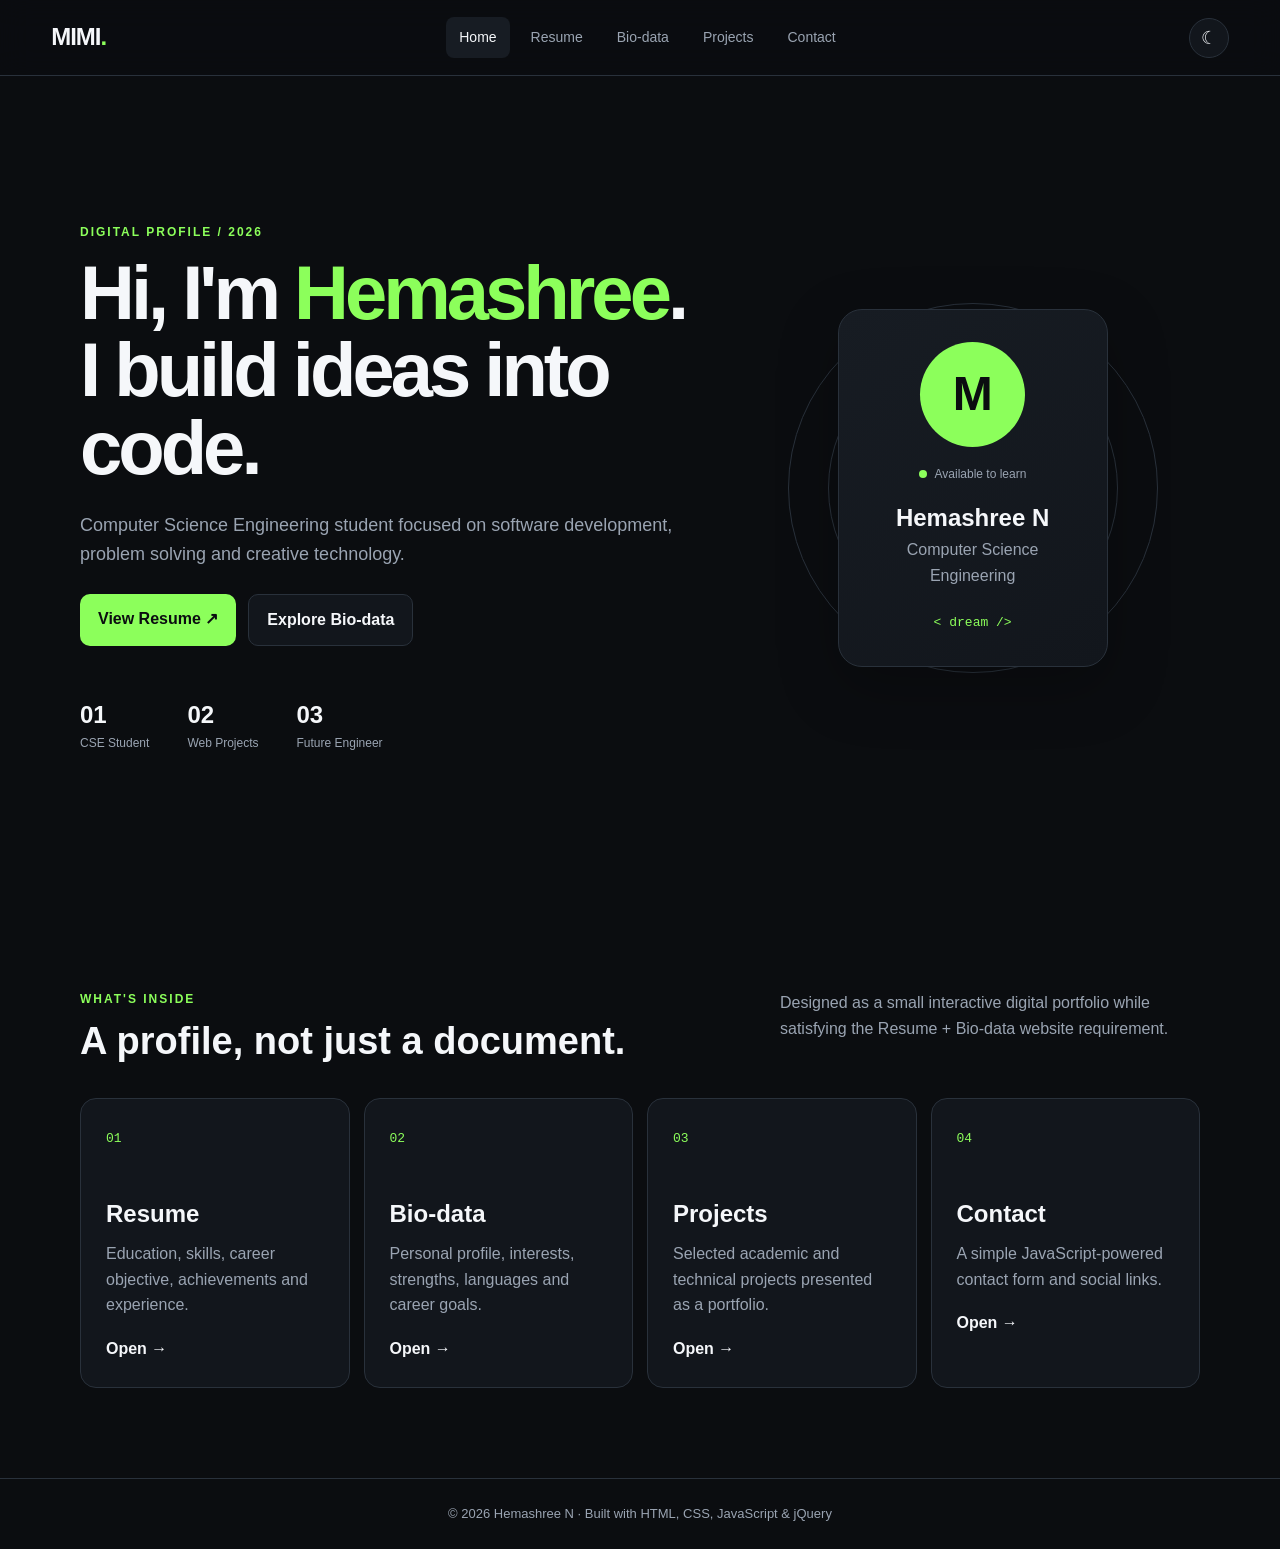
<file: index.html>
<!DOCTYPE html>
<html lang="en">
<head>
  <meta charset="UTF-8">
  <meta name="viewport" content="width=device-width, initial-scale=1.0">
  <title>Mimi | Digital Profile</title>
  <link rel="stylesheet" href="style.css">
  <script src="https://code.jquery.com/jquery-3.7.1.min.js"></script>
</head>
<body>
  <header class="nav">
    <a class="logo" href="index.html">MIMI<span>.</span></a>
    <nav>
      <a class="active" href="index.html">Home</a>
      <a href="resume.html">Resume</a>
      <a href="biodata.html">Bio-data</a>
      <a href="projects.html">Projects</a>
      <a href="contact.html">Contact</a>
    </nav>
    <button id="themeBtn" class="icon-btn" title="Toggle theme">☾</button>
  </header>

  <main>
    <section class="hero page-width">
      <div class="hero-copy">
        <p class="eyebrow">DIGITAL PROFILE / 2026</p>
        <h1>Hi, I'm <span>Hemashree</span>.<br>I build ideas into code.</h1>
        <p class="lead">Computer Science Engineering student focused on software development, problem solving and creative technology.</p>
        <div class="hero-actions">
          <a class="btn primary" href="resume.html">View Resume ↗</a>
          <a class="btn ghost" href="biodata.html">Explore Bio-data</a>
        </div>
        <div class="mini-stats">
          <div><b>01</b><span>CSE Student</span></div>
          <div><b>02</b><span>Web Projects</span></div>
          <div><b>03</b><span>Future Engineer</span></div>
        </div>
      </div>

      <div class="profile-orbit">
        <div class="orbit orbit1"></div>
        <div class="orbit orbit2"></div>
        <div class="profile-card">
          <div class="avatar">M</div>
          <p class="status"><i></i> Available to learn</p>
          <h3>Hemashree N</h3>
          <p>Computer Science Engineering</p>
          <div class="code-line"><span>&lt;</span> dream <span>/&gt;</span></div>
        </div>
      </div>
    </section>

    <section class="page-width section">
      <div class="section-head">
        <div><p class="eyebrow">WHAT'S INSIDE</p><h2>A profile, not just a document.</h2></div>
        <p>Designed as a small interactive digital portfolio while satisfying the Resume + Bio-data website requirement.</p>
      </div>
      <div class="feature-grid">
        <a class="feature-card" href="resume.html"><span>01</span><h3>Resume</h3><p>Education, skills, career objective, achievements and experience.</p><b>Open →</b></a>
        <a class="feature-card" href="biodata.html"><span>02</span><h3>Bio-data</h3><p>Personal profile, interests, strengths, languages and career goals.</p><b>Open →</b></a>
        <a class="feature-card" href="projects.html"><span>03</span><h3>Projects</h3><p>Selected academic and technical projects presented as a portfolio.</p><b>Open →</b></a>
        <a class="feature-card" href="contact.html"><span>04</span><h3>Contact</h3><p>A simple JavaScript-powered contact form and social links.</p><b>Open →</b></a>
      </div>
    </section>
  </main>

  <footer>© 2026 Hemashree N · Built with HTML, CSS, JavaScript & jQuery</footer>
  <script src="script.js"></script>
</body>
</html>
</file>
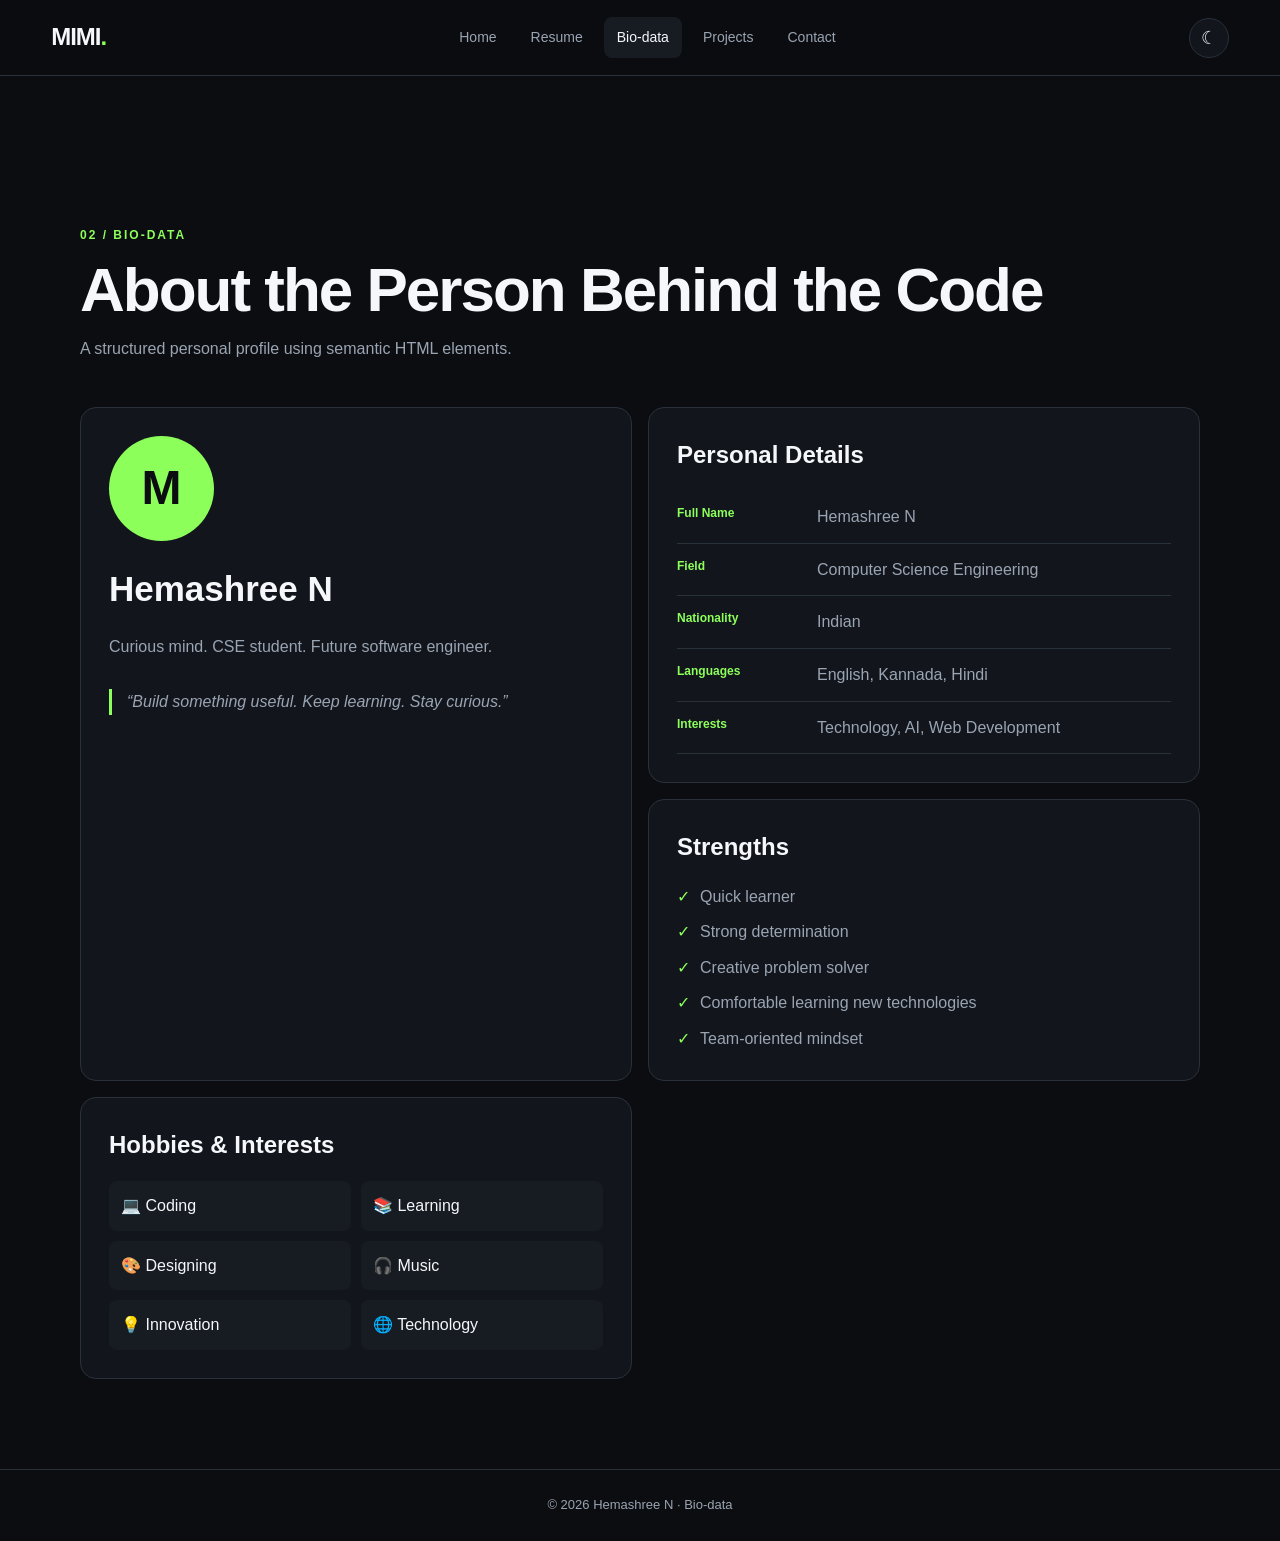
<file: biodata.html>
<!DOCTYPE html>
<html lang="en">
<head>
<meta charset="UTF-8"><meta name="viewport" content="width=device-width, initial-scale=1.0">
<title>Bio-data | Hemashree</title><link rel="stylesheet" href="style.css">
</head>
<body>
<header class="nav"><a class="logo" href="index.html">MIMI<span>.</span></a><nav>
<a href="index.html">Home</a><a href="resume.html">Resume</a><a class="active" href="biodata.html">Bio-data</a><a href="projects.html">Projects</a><a href="contact.html">Contact</a>
</nav><button id="themeBtn" class="icon-btn">☾</button></header>

<main class="page-width section">
  <div class="page-title"><p class="eyebrow">02 / BIO-DATA</p><h1>About the Person Behind the Code</h1><p>A structured personal profile using semantic HTML elements.</p></div>

  <div class="bio-grid">
    <section class="paper-card bio-intro"><div class="avatar">M</div><h2>Hemashree N</h2><p>Curious mind. CSE student. Future software engineer.</p><blockquote>“Build something useful. Keep learning. Stay curious.”</blockquote></section>
    <section class="paper-card">
      <h2>Personal Details</h2>
      <dl class="details">
        <div><dt>Full Name</dt><dd>Hemashree N</dd></div>
        <div><dt>Field</dt><dd>Computer Science Engineering</dd></div>
        <div><dt>Nationality</dt><dd>Indian</dd></div>
        <div><dt>Languages</dt><dd>English, Kannada, Hindi</dd></div>
        <div><dt>Interests</dt><dd>Technology, AI, Web Development</dd></div>
      </dl>
    </section>
    <section class="paper-card"><h2>Strengths</h2><ul class="clean-list"><li>Quick learner</li><li>Strong determination</li><li>Creative problem solver</li><li>Comfortable learning new technologies</li><li>Team-oriented mindset</li></ul></section>
    <section class="paper-card"><h2>Hobbies & Interests</h2><div class="interest-grid"><span>💻 Coding</span><span>📚 Learning</span><span>🎨 Designing</span><span>🎧 Music</span><span>💡 Innovation</span><span>🌐 Technology</span></div></section>
  </div>
</main>
<footer>© 2026 Hemashree N · Bio-data</footer>
<script src="script.js"></script>
</body>
</html>
</file>
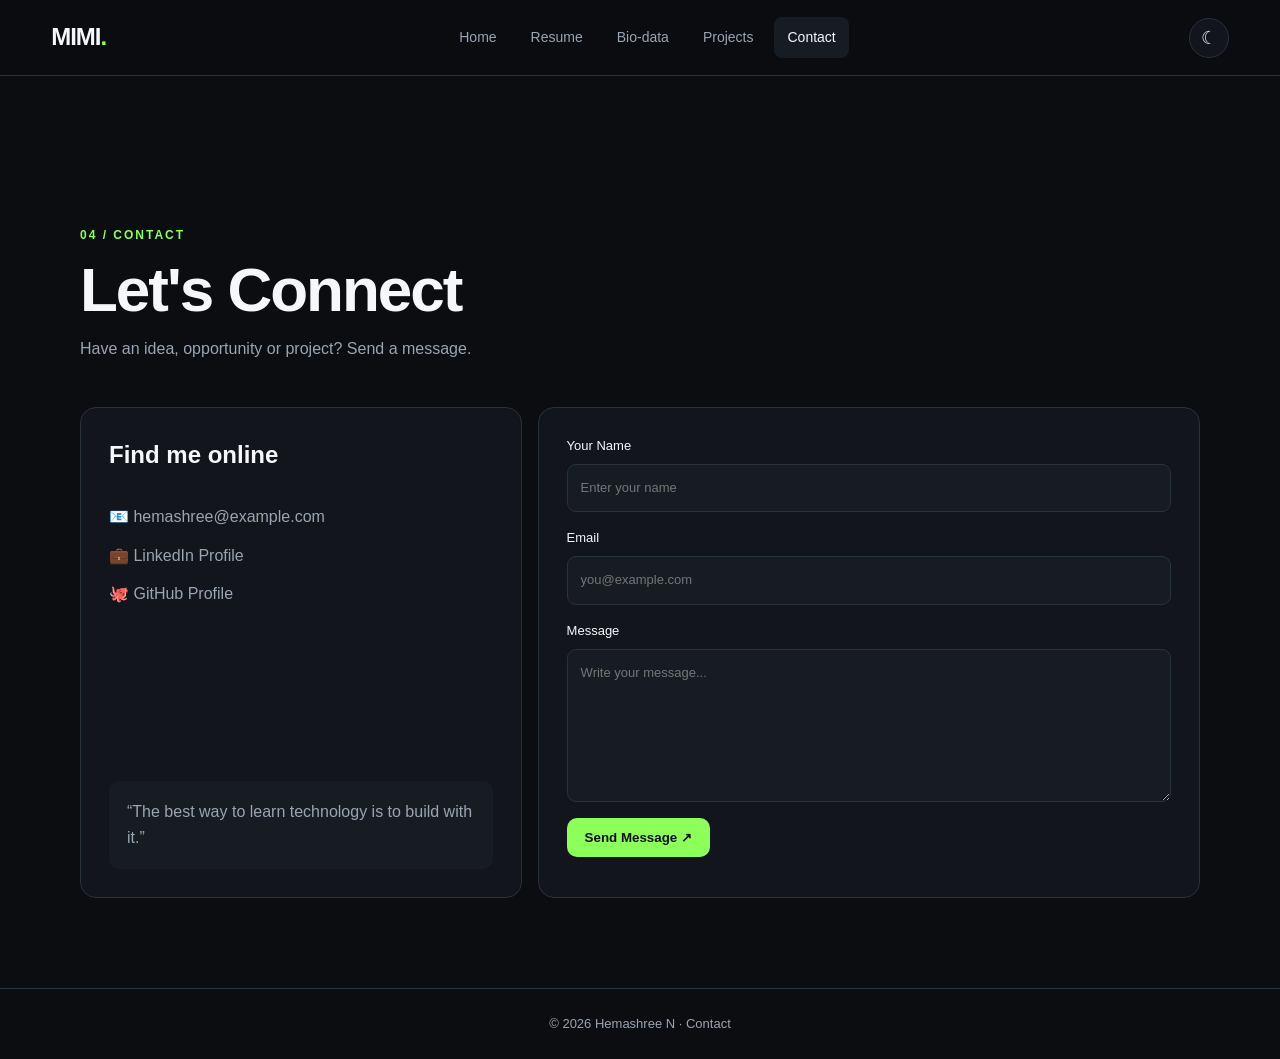
<file: contact.html>
<!DOCTYPE html>
<html lang="en">
<head>
<meta charset="UTF-8"><meta name="viewport" content="width=device-width, initial-scale=1.0">
<title>Contact | Hemashree</title><link rel="stylesheet" href="style.css">
</head>
<body>
<header class="nav"><a class="logo" href="index.html">MIMI<span>.</span></a><nav>
<a href="index.html">Home</a><a href="resume.html">Resume</a><a href="biodata.html">Bio-data</a><a href="projects.html">Projects</a><a class="active" href="contact.html">Contact</a>
</nav><button id="themeBtn" class="icon-btn">☾</button></header>

<main class="page-width section">
<div class="page-title"><p class="eyebrow">04 / CONTACT</p><h1>Let's Connect</h1><p>Have an idea, opportunity or project? Send a message.</p></div>
<div class="contact-layout">
  <section class="paper-card contact-info"><h2>Find me online</h2><a href="mailto:hemashree@example.com">📧 hemashree@example.com</a><a href="#">💼 LinkedIn Profile</a><a href="#">🐙 GitHub Profile</a><div class="quote-box">“The best way to learn technology is to build with it.”</div></section>
  <form id="contactForm" class="paper-card">
    <label>Your Name<input id="name" type="text" placeholder="Enter your name" required></label>
    <label>Email<input id="email" type="email" placeholder="you@example.com" required></label>
    <label>Message<textarea id="message" rows="6" placeholder="Write your message..." required></textarea></label>
    <button class="btn primary" type="submit">Send Message ↗</button>
    <p id="formMsg" class="form-msg"></p>
  </form>
</div>
</main>
<footer>© 2026 Hemashree N · Contact</footer>
<script src="script.js"></script>
</body>
</html>
</file>
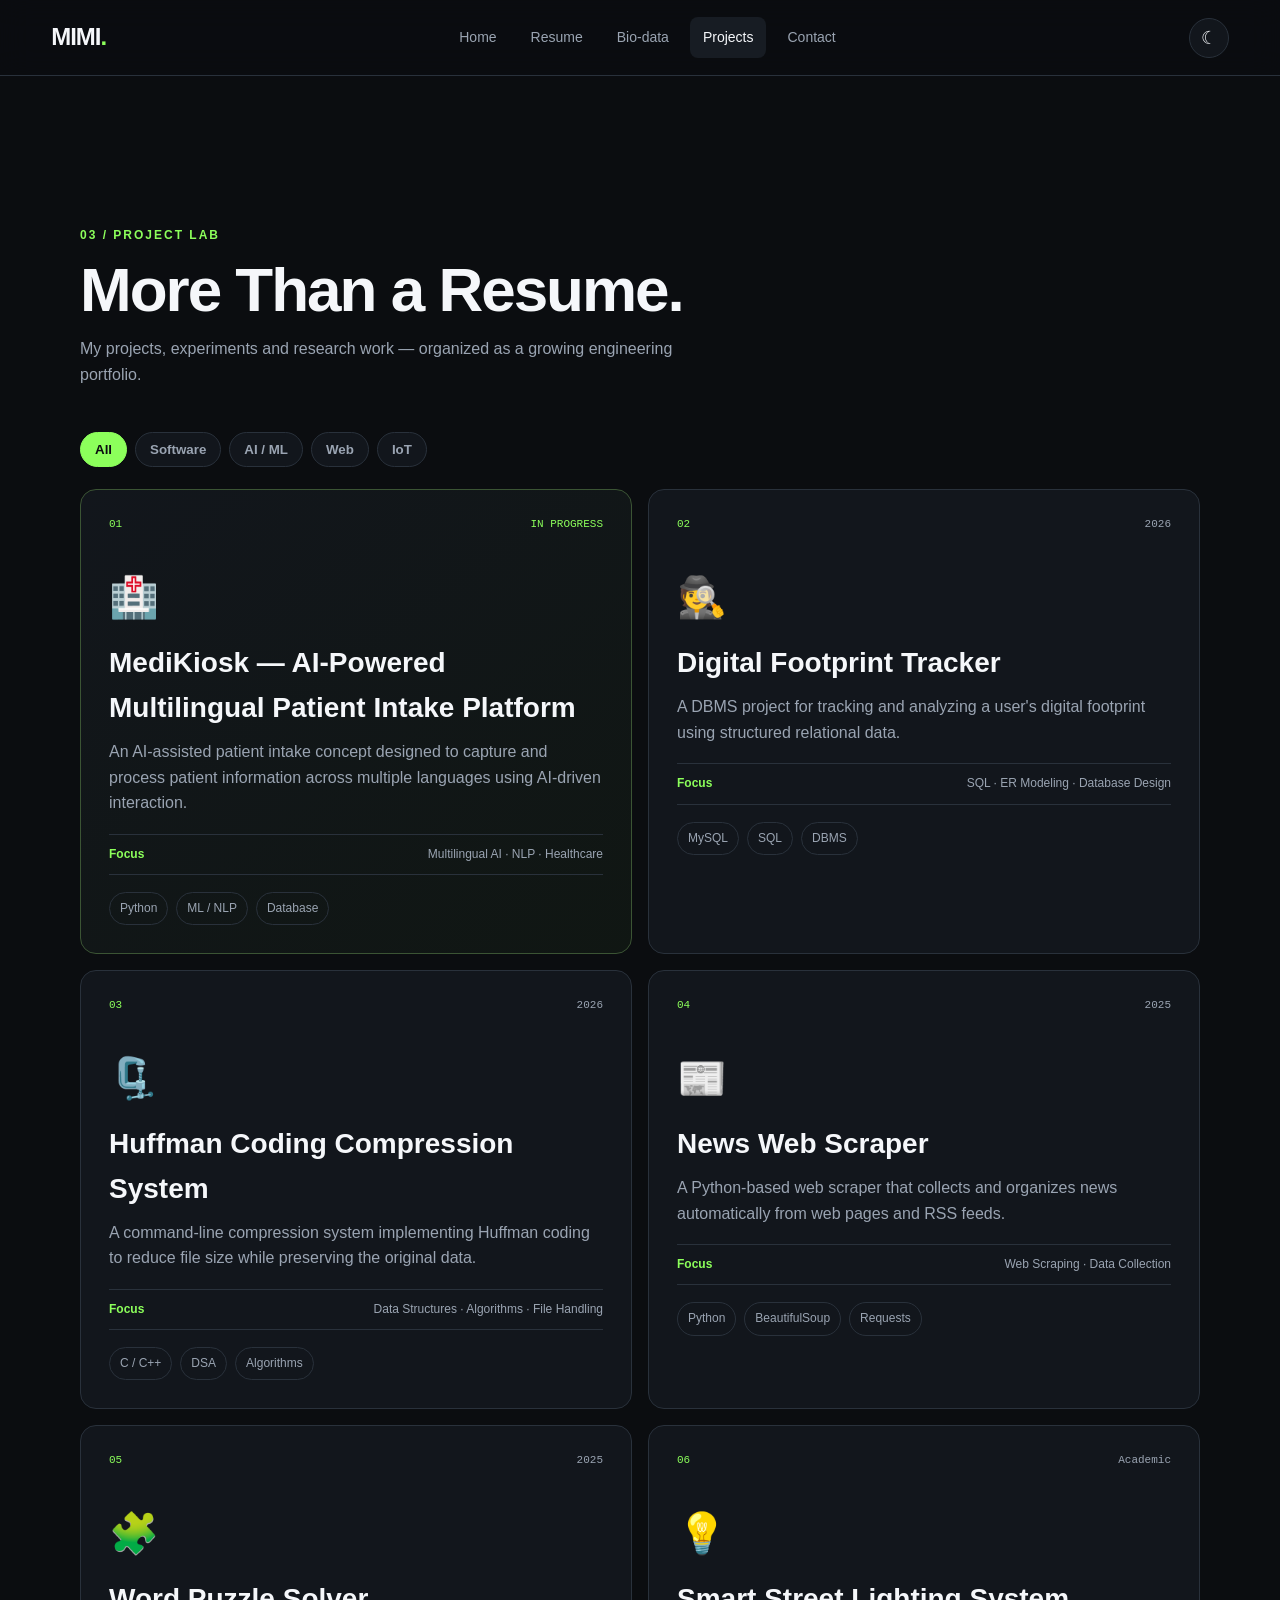
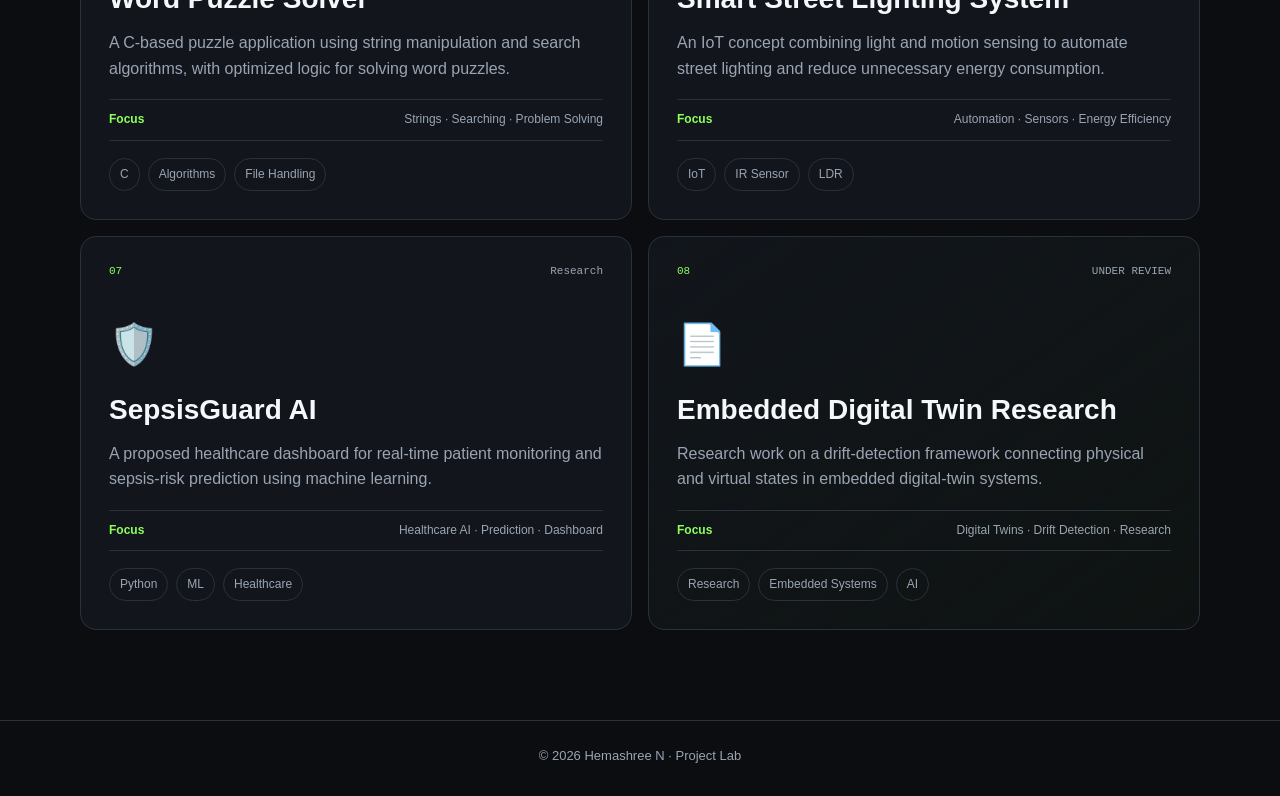
<file: projects.html>
<!DOCTYPE html>
<html lang="en">
<head>
<meta charset="UTF-8"><meta name="viewport" content="width=device-width, initial-scale=1.0">
<title>Projects | Hemashree</title><link rel="stylesheet" href="style.css">
</head>
<body>
<header class="nav"><a class="logo" href="index.html">MIMI<span>.</span></a><nav>
<a href="index.html">Home</a><a href="resume.html">Resume</a><a href="biodata.html">Bio-data</a><a class="active" href="projects.html">Projects</a><a href="contact.html">Contact</a>
</nav><button id="themeBtn" class="icon-btn">☾</button></header>

<main class="page-width section">
  <div class="page-title">
    <p class="eyebrow">03 / PROJECT LAB</p>
    <h1>More Than a Resume.</h1>
    <p>My projects, experiments and research work — organized as a growing engineering portfolio.</p>
  </div>

  <div class="project-filter">
    <button class="filter active" data-filter="all">All</button>
    <button class="filter" data-filter="software">Software</button>
    <button class="filter" data-filter="ai">AI / ML</button>
    <button class="filter" data-filter="web">Web</button>
    <button class="filter" data-filter="iot">IoT</button>
  </div>

  <div class="project-grid rich-projects">
    <article class="project-card featured-project" data-category="ai">
      <div class="project-top"><span class="project-no">01</span><span class="project-status">IN PROGRESS</span></div>
      <div class="project-icon">🏥</div>
      <h2>MediKiosk — AI-Powered Multilingual Patient Intake Platform</h2>
      <p>An AI-assisted patient intake concept designed to capture and process patient information across multiple languages using AI-driven interaction.</p>
      <div class="project-details"><b>Focus</b><span>Multilingual AI · NLP · Healthcare</span></div>
      <div class="tag-wrap"><span class="tag">Python</span><span class="tag">ML / NLP</span><span class="tag">Database</span></div>
    </article>

    <article class="project-card" data-category="software">
      <div class="project-top"><span class="project-no">02</span><span>2026</span></div>
      <div class="project-icon">🕵️</div>
      <h2>Digital Footprint Tracker</h2>
      <p>A DBMS project for tracking and analyzing a user's digital footprint using structured relational data.</p>
      <div class="project-details"><b>Focus</b><span>SQL · ER Modeling · Database Design</span></div>
      <div class="tag-wrap"><span class="tag">MySQL</span><span class="tag">SQL</span><span class="tag">DBMS</span></div>
    </article>

    <article class="project-card" data-category="software">
      <div class="project-top"><span class="project-no">03</span><span>2026</span></div>
      <div class="project-icon">🗜️</div>
      <h2>Huffman Coding Compression System</h2>
      <p>A command-line compression system implementing Huffman coding to reduce file size while preserving the original data.</p>
      <div class="project-details"><b>Focus</b><span>Data Structures · Algorithms · File Handling</span></div>
      <div class="tag-wrap"><span class="tag">C / C++</span><span class="tag">DSA</span><span class="tag">Algorithms</span></div>
    </article>

    <article class="project-card" data-category="web">
      <div class="project-top"><span class="project-no">04</span><span>2025</span></div>
      <div class="project-icon">📰</div>
      <h2>News Web Scraper</h2>
      <p>A Python-based web scraper that collects and organizes news automatically from web pages and RSS feeds.</p>
      <div class="project-details"><b>Focus</b><span>Web Scraping · Data Collection</span></div>
      <div class="tag-wrap"><span class="tag">Python</span><span class="tag">BeautifulSoup</span><span class="tag">Requests</span></div>
    </article>

    <article class="project-card" data-category="software">
      <div class="project-top"><span class="project-no">05</span><span>2025</span></div>
      <div class="project-icon">🧩</div>
      <h2>Word Puzzle Solver</h2>
      <p>A C-based puzzle application using string manipulation and search algorithms, with optimized logic for solving word puzzles.</p>
      <div class="project-details"><b>Focus</b><span>Strings · Searching · Problem Solving</span></div>
      <div class="tag-wrap"><span class="tag">C</span><span class="tag">Algorithms</span><span class="tag">File Handling</span></div>
    </article>

    <article class="project-card" data-category="iot">
      <div class="project-top"><span class="project-no">06</span><span>Academic</span></div>
      <div class="project-icon">💡</div>
      <h2>Smart Street Lighting System</h2>
      <p>An IoT concept combining light and motion sensing to automate street lighting and reduce unnecessary energy consumption.</p>
      <div class="project-details"><b>Focus</b><span>Automation · Sensors · Energy Efficiency</span></div>
      <div class="tag-wrap"><span class="tag">IoT</span><span class="tag">IR Sensor</span><span class="tag">LDR</span></div>
    </article>

    <article class="project-card" data-category="ai">
      <div class="project-top"><span class="project-no">07</span><span>Research</span></div>
      <div class="project-icon">🛡️</div>
      <h2>SepsisGuard AI</h2>
      <p>A proposed healthcare dashboard for real-time patient monitoring and sepsis-risk prediction using machine learning.</p>
      <div class="project-details"><b>Focus</b><span>Healthcare AI · Prediction · Dashboard</span></div>
      <div class="tag-wrap"><span class="tag">Python</span><span class="tag">ML</span><span class="tag">Healthcare</span></div>
    </article>

    <article class="project-card research-project" data-category="ai">
      <div class="project-top"><span class="project-no">08</span><span>UNDER REVIEW</span></div>
      <div class="project-icon">📄</div>
      <h2>Embedded Digital Twin Research</h2>
      <p>Research work on a drift-detection framework connecting physical and virtual states in embedded digital-twin systems.</p>
      <div class="project-details"><b>Focus</b><span>Digital Twins · Drift Detection · Research</span></div>
      <div class="tag-wrap"><span class="tag">Research</span><span class="tag">Embedded Systems</span><span class="tag">AI</span></div>
    </article>
  </div>
</main>
<footer>© 2026 Hemashree N · Project Lab</footer>
<script src="script.js"></script>
<script>
document.querySelectorAll(".filter").forEach(button => {
  button.addEventListener("click", () => {
    document.querySelectorAll(".filter").forEach(b => b.classList.remove("active"));
    button.classList.add("active");
    const filter = button.dataset.filter;
    document.querySelectorAll(".project-card").forEach(card => {
      card.style.display = filter === "all" || card.dataset.category === filter ? "" : "none";
    });
  });
});
</script>
</body>
</html>
</file>
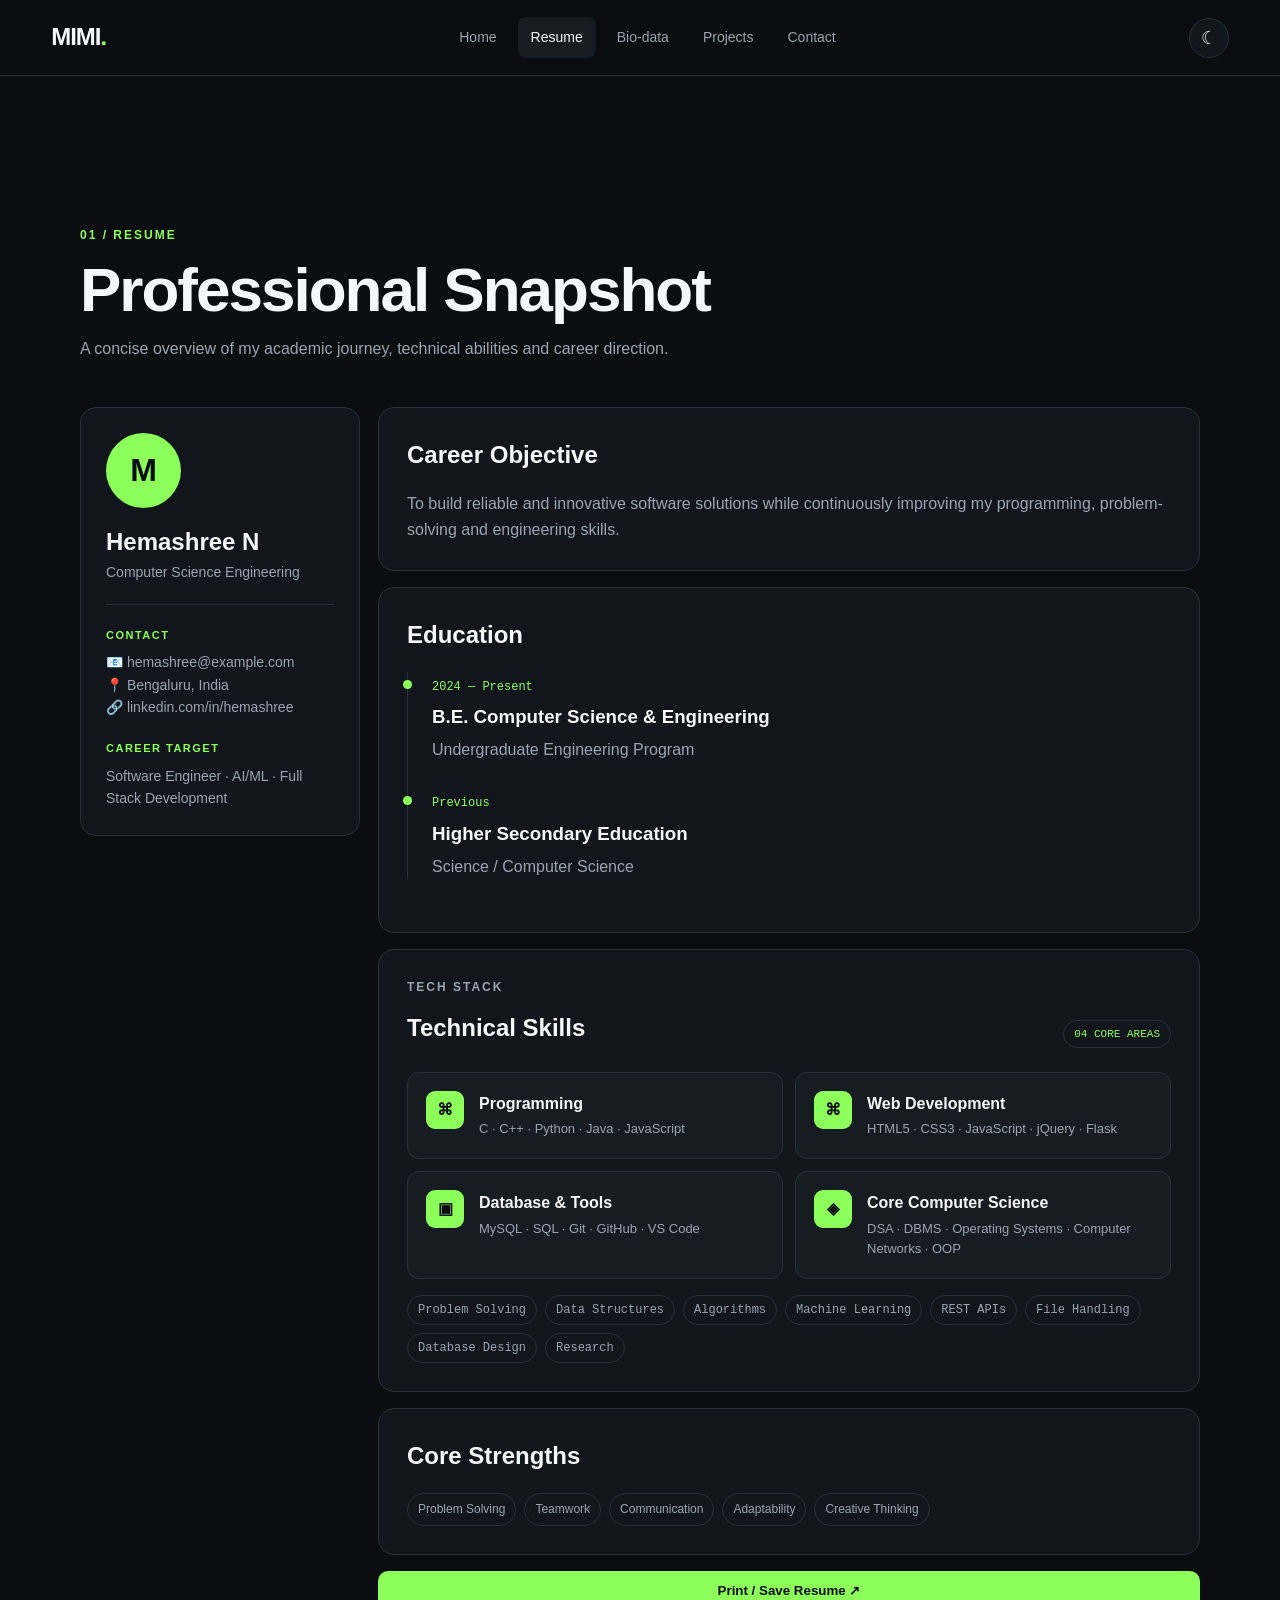
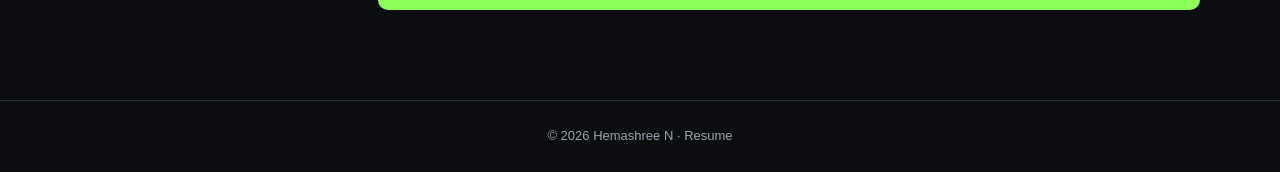
<file: resume.html>
<!DOCTYPE html>
<html lang="en">
<head>
  <meta charset="UTF-8"><meta name="viewport" content="width=device-width, initial-scale=1.0">
  <title>Resume | Hemashree</title><link rel="stylesheet" href="style.css">
</head>
<body>
<header class="nav"><a class="logo" href="index.html">MIMI<span>.</span></a><nav>
<a href="index.html">Home</a><a class="active" href="resume.html">Resume</a><a href="biodata.html">Bio-data</a><a href="projects.html">Projects</a><a href="contact.html">Contact</a>
</nav><button id="themeBtn" class="icon-btn">☾</button></header>

<main class="page-width section">
  <div class="page-title"><p class="eyebrow">01 / RESUME</p><h1>Professional Snapshot</h1><p>A concise overview of my academic journey, technical abilities and career direction.</p></div>

  <div class="resume-layout">
    <aside class="side-card">
      <div class="avatar small">M</div>
      <h2>Hemashree N</h2><p>Computer Science Engineering</p>
      <hr>
      <h4>CONTACT</h4>
      <p>📧 hemashree@example.com</p>
      <p>📍 Bengaluru, India</p>
      <p>🔗 linkedin.com/in/hemashree</p>
      <h4>CAREER TARGET</h4>
      <p>Software Engineer · AI/ML · Full Stack Development</p>
    </aside>

    <div class="resume-content">
      <section class="paper-card">
        <h2>Career Objective</h2>
        <p>To build reliable and innovative software solutions while continuously improving my programming, problem-solving and engineering skills.</p>
      </section>

      <section class="paper-card">
        <h2>Education</h2>
        <div class="timeline">
          <div class="timeline-item"><span>2024 — Present</span><h3>B.E. Computer Science & Engineering</h3><p>Undergraduate Engineering Program</p></div>
          <div class="timeline-item"><span>Previous</span><h3>Higher Secondary Education</h3><p>Science / Computer Science</p></div>
        </div>
      </section>

      <section class="paper-card tech-stack">
        <div class="tech-heading">
          <div><p class="eyebrow">TECH STACK</p><h2>Technical Skills</h2></div>
          <span class="stack-count">04 CORE AREAS</span>
        </div>
        <div class="skill-groups">
          <div class="skill-group">
            <div class="skill-icon">⌘</div>
            <div><h3>Programming</h3><p>C · C++ · Python · Java · JavaScript</p></div>
          </div>
          <div class="skill-group">
            <div class="skill-icon">⌘</div>
            <div><h3>Web Development</h3><p>HTML5 · CSS3 · JavaScript · jQuery · Flask</p></div>
          </div>
          <div class="skill-group">
            <div class="skill-icon">▣</div>
            <div><h3>Database & Tools</h3><p>MySQL · SQL · Git · GitHub · VS Code</p></div>
          </div>
          <div class="skill-group">
            <div class="skill-icon">◈</div>
            <div><h3>Core Computer Science</h3><p>DSA · DBMS · Operating Systems · Computer Networks · OOP</p></div>
          </div>
        </div>
        <div class="keyword-cloud">
          <span>Problem Solving</span><span>Data Structures</span><span>Algorithms</span><span>Machine Learning</span><span>REST APIs</span><span>File Handling</span><span>Database Design</span><span>Research</span>
        </div>
      </section>

      <section class="paper-card">
        <h2>Core Strengths</h2>
        <div class="tag-wrap"><span class="tag">Problem Solving</span><span class="tag">Teamwork</span><span class="tag">Communication</span><span class="tag">Adaptability</span><span class="tag">Creative Thinking</span></div>
      </section>

      <button class="btn primary" onclick="window.print()">Print / Save Resume ↗</button>
    </div>
  </div>
</main>
<footer>© 2026 Hemashree N · Resume</footer>
<script src="script.js"></script>
</body>
</html>
</file>
<file: style.css>
:root{--bg:#0b0d10;--panel:#12161c;--panel2:#171c23;--text:#f5f7fa;--muted:#9aa4b2;--accent:#8cff5b;--line:#29313b;--shadow:0 20px 60px rgba(0,0,0,.25)}
*{box-sizing:border-box;margin:0;padding:0}html{scroll-behavior:smooth}body{font-family:Inter,Segoe UI,Arial,sans-serif;background:var(--bg);color:var(--text);line-height:1.6;min-height:100vh}body.light{--bg:#f5f7f3;--panel:#fff;--panel2:#eef2ec;--text:#12161c;--muted:#59636f;--line:#d9e0d7;--shadow:0 20px 50px rgba(20,30,20,.08)}
a{color:inherit;text-decoration:none}.page-width{width:min(1120px,92%);margin:auto}.nav{height:76px;border-bottom:1px solid var(--line);display:flex;align-items:center;justify-content:space-between;padding:0 4%;position:sticky;top:0;background:rgba(11,13,16,.88);backdrop-filter:blur(15px);z-index:20}.light .nav{background:rgba(245,247,243,.88)}.logo{font-size:24px;font-weight:900;letter-spacing:-1px}.logo span{color:var(--accent)}nav{display:flex;gap:8px}nav a{padding:9px 13px;color:var(--muted);font-size:14px;border-radius:8px}nav a:hover,nav a.active{color:var(--text);background:var(--panel2)}.icon-btn{border:1px solid var(--line);background:var(--panel);color:var(--text);border-radius:50%;width:40px;height:40px;cursor:pointer;font-size:18px}.hero{min-height:calc(100vh - 76px);display:grid;grid-template-columns:1.15fr .85fr;align-items:center;gap:50px}.eyebrow{color:var(--accent);font-size:12px;letter-spacing:2px;font-weight:800;margin-bottom:12px}.hero h1{font-size:clamp(42px,6vw,76px);line-height:1.02;letter-spacing:-4px;max-width:750px}.hero h1 span{color:var(--accent)}.lead{color:var(--muted);font-size:18px;max-width:650px;margin:25px 0}.hero-actions{display:flex;gap:12px;flex-wrap:wrap}.btn{display:inline-block;border:0;border-radius:10px;padding:12px 18px;font-weight:800;cursor:pointer}.primary{background:var(--accent);color:#0b0d10}.ghost{border:1px solid var(--line);background:var(--panel);color:var(--text)}.mini-stats{display:flex;gap:38px;margin-top:50px}.mini-stats div{display:flex;flex-direction:column}.mini-stats b{font-size:24px}.mini-stats span{font-size:12px;color:var(--muted)}.profile-orbit{height:440px;position:relative;display:grid;place-items:center}.profile-card{width:270px;padding:32px;background:linear-gradient(145deg,var(--panel2),var(--panel));border:1px solid var(--line);border-radius:24px;text-align:center;box-shadow:var(--shadow);z-index:2}.avatar{width:105px;height:105px;border-radius:50%;display:grid;place-items:center;margin:0 auto 18px;background:var(--accent);color:#0b0d10;font-size:48px;font-weight:900}.avatar.small{width:75px;height:75px;font-size:32px;margin:0 0 15px}.profile-card h3{font-size:24px}.profile-card p{color:var(--muted)}.status{font-size:12px;margin-bottom:15px}.status i{display:inline-block;width:8px;height:8px;background:var(--accent);border-radius:50%;margin-right:5px}.code-line{margin-top:25px;color:var(--accent);font-family:monospace}.orbit{position:absolute;border:1px solid var(--line);border-radius:50%;animation:spin 15s linear infinite}.orbit1{width:370px;height:370px}.orbit2{width:290px;height:290px;animation-direction:reverse;animation-duration:10s}@keyframes spin{to{transform:rotate(360deg)}}.section{padding:90px 0}.section-head{display:flex;justify-content:space-between;gap:40px;margin-bottom:35px}.section-head h2{font-size:38px;line-height:1.1}.section-head>p{max-width:420px;color:var(--muted)}.feature-grid{display:grid;grid-template-columns:repeat(4,1fr);gap:14px}.feature-card,.project-card,.paper-card,.side-card{background:var(--panel);border:1px solid var(--line);border-radius:16px}.feature-card{padding:25px;min-height:230px;transition:.25s}.feature-card:hover,.project-card:hover{transform:translateY(-5px);border-color:var(--accent)}.feature-card span,.project-no{color:var(--accent);font-family:monospace}.feature-card h3{font-size:24px;margin:45px 0 8px}.feature-card p,.project-card p,.paper-card p{color:var(--muted)}.feature-card b{display:block;margin-top:18px}footer{border-top:1px solid var(--line);padding:25px;text-align:center;color:var(--muted);font-size:13px}.page-title{padding:60px 0 45px}.page-title h1{font-size:clamp(38px,5vw,62px);line-height:1.05;letter-spacing:-2px}.page-title>p:last-child{color:var(--muted);margin-top:14px;max-width:650px}.resume-layout{display:grid;grid-template-columns:280px 1fr;gap:18px}.side-card{padding:25px;height:max-content;position:sticky;top:100px}.side-card h4{font-size:11px;letter-spacing:1.5px;color:var(--accent);margin:22px 0 7px}.side-card p{color:var(--muted);font-size:14px}.side-card hr{border:0;border-top:1px solid var(--line);margin:20px 0}.resume-content{display:grid;gap:16px}.paper-card{padding:28px}.paper-card h2{margin-bottom:17px}.timeline{border-left:1px solid var(--line);padding-left:24px}.timeline-item{position:relative;margin:0 0 25px}.timeline-item:before{content:"";position:absolute;width:9px;height:9px;border-radius:50%;background:var(--accent);left:-29px;top:8px}.timeline-item span{font:12px monospace;color:var(--accent)}.timeline-item h3{margin:5px 0}.skills{display:grid;gap:17px}.skills label{display:flex;justify-content:space-between;font-size:13px}.skills label b{color:var(--accent)}.bar{height:6px;background:var(--panel2);border-radius:10px;margin-top:7px;overflow:hidden}.bar i{display:block;height:100%;background:var(--accent);border-radius:10px}.tag-wrap{display:flex;gap:8px;flex-wrap:wrap}.tag{font-size:12px;border:1px solid var(--line);padding:6px 10px;border-radius:100px;color:var(--muted)}.bio-grid{display:grid;grid-template-columns:1fr 1fr;gap:16px}.bio-intro{grid-row:span 2}.bio-intro .avatar{margin:0 0 20px}.bio-intro h2{font-size:35px}.bio-intro blockquote{border-left:3px solid var(--accent);padding-left:15px;margin-top:30px;color:var(--muted);font-style:italic}.details{display:grid;gap:0}.details div{display:grid;grid-template-columns:140px 1fr;padding:13px 0;border-bottom:1px solid var(--line)}dt{font-size:12px;color:var(--accent);font-weight:800}dd{color:var(--muted)}.clean-list{list-style:none;display:grid;gap:10px;color:var(--muted)}.clean-list li:before{content:"✓";color:var(--accent);margin-right:10px}.interest-grid{display:grid;grid-template-columns:1fr 1fr;gap:10px}.interest-grid span{padding:12px;background:var(--panel2);border-radius:8px}.project-grid{display:grid;grid-template-columns:repeat(2,1fr);gap:16px}.project-card{padding:28px;min-height:300px;transition:.25s}.project-icon{font-size:40px;margin:35px 0 12px}.project-card h2{font-size:28px}.project-card p{margin:8px 0 18px}.contact-layout{display:grid;grid-template-columns:.8fr 1.2fr;gap:16px}.contact-info{display:flex;flex-direction:column;gap:13px}.contact-info>a{color:var(--muted)}.contact-info>a:hover{color:var(--accent)}.quote-box{margin-top:auto;background:var(--panel2);padding:18px;border-radius:10px;color:var(--muted)}form label{display:block;font-size:13px;margin-bottom:16px}input,textarea{display:block;width:100%;margin-top:7px;padding:13px;border:1px solid var(--line);background:var(--panel2);color:var(--text);border-radius:9px;outline:none;font:inherit}input:focus,textarea:focus{border-color:var(--accent)}.form-msg{margin-top:12px;color:var(--accent)!important;font-weight:700}@media(max-width:850px){nav{display:none}.hero{grid-template-columns:1fr;padding-top:50px}.profile-orbit{display:none}.feature-grid{grid-template-columns:1fr 1fr}.resume-layout,.contact-layout{grid-template-columns:1fr}.side-card{position:static}.bio-grid,.project-grid{grid-template-columns:1fr}.bio-intro{grid-row:auto}.section-head{display:block}.section-head>p{margin-top:15px}.mini-stats{margin-top:35px}}@media(max-width:520px){.feature-grid{grid-template-columns:1fr}.hero h1{letter-spacing:-2px}.nav{padding:0 4%}.logo{font-size:20px}.section{padding:55px 0}}

/* Enhanced resume skills + project portfolio */
.tech-heading{display:flex;align-items:flex-end;justify-content:space-between;gap:20px;margin-bottom:24px}.tech-heading h2{margin:0}.stack-count{font:11px monospace;color:var(--accent);border:1px solid var(--line);padding:7px 10px;border-radius:100px}.skill-groups{display:grid;grid-template-columns:1fr 1fr;gap:12px}.skill-group{display:flex;gap:15px;align-items:flex-start;padding:18px;background:var(--panel2);border:1px solid var(--line);border-radius:12px;transition:.2s}.skill-group:hover{border-color:var(--accent);transform:translateY(-2px)}.skill-icon{min-width:38px;height:38px;border-radius:9px;display:grid;place-items:center;background:var(--accent);color:#0b0d10;font-weight:900}.skill-group h3{font-size:16px;margin-bottom:3px}.skill-group p{font-size:13px}.keyword-cloud{display:flex;flex-wrap:wrap;gap:8px;margin-top:16px}.keyword-cloud span{font:12px monospace;color:var(--muted);border:1px solid var(--line);border-radius:100px;padding:7px 10px}.project-filter{display:flex;gap:8px;flex-wrap:wrap;margin-bottom:22px}.filter{border:1px solid var(--line);background:var(--panel);color:var(--muted);padding:9px 14px;border-radius:100px;cursor:pointer;font-weight:700}.filter:hover,.filter.active{background:var(--accent);color:#0b0d10;border-color:var(--accent)}.rich-projects{grid-template-columns:repeat(2,1fr)}.project-card{position:relative;overflow:hidden}.project-card.featured-project{border-color:#3b5434;background:linear-gradient(145deg,var(--panel),rgba(140,255,91,.04))}.project-top{display:flex;justify-content:space-between;align-items:center;font:11px monospace;color:var(--muted)}.project-status{color:var(--accent)}.project-details{border-top:1px solid var(--line);border-bottom:1px solid var(--line);padding:10px 0;margin:17px 0;display:flex;justify-content:space-between;gap:15px;font-size:12px}.project-details b{color:var(--accent)}.project-details span{color:var(--muted);text-align:right}.research-project{background:linear-gradient(145deg,var(--panel),rgba(140,255,91,.025))}@media(max-width:700px){.skill-groups,.rich-projects{grid-template-columns:1fr}.tech-heading{align-items:flex-start;flex-direction:column}}
</file>
